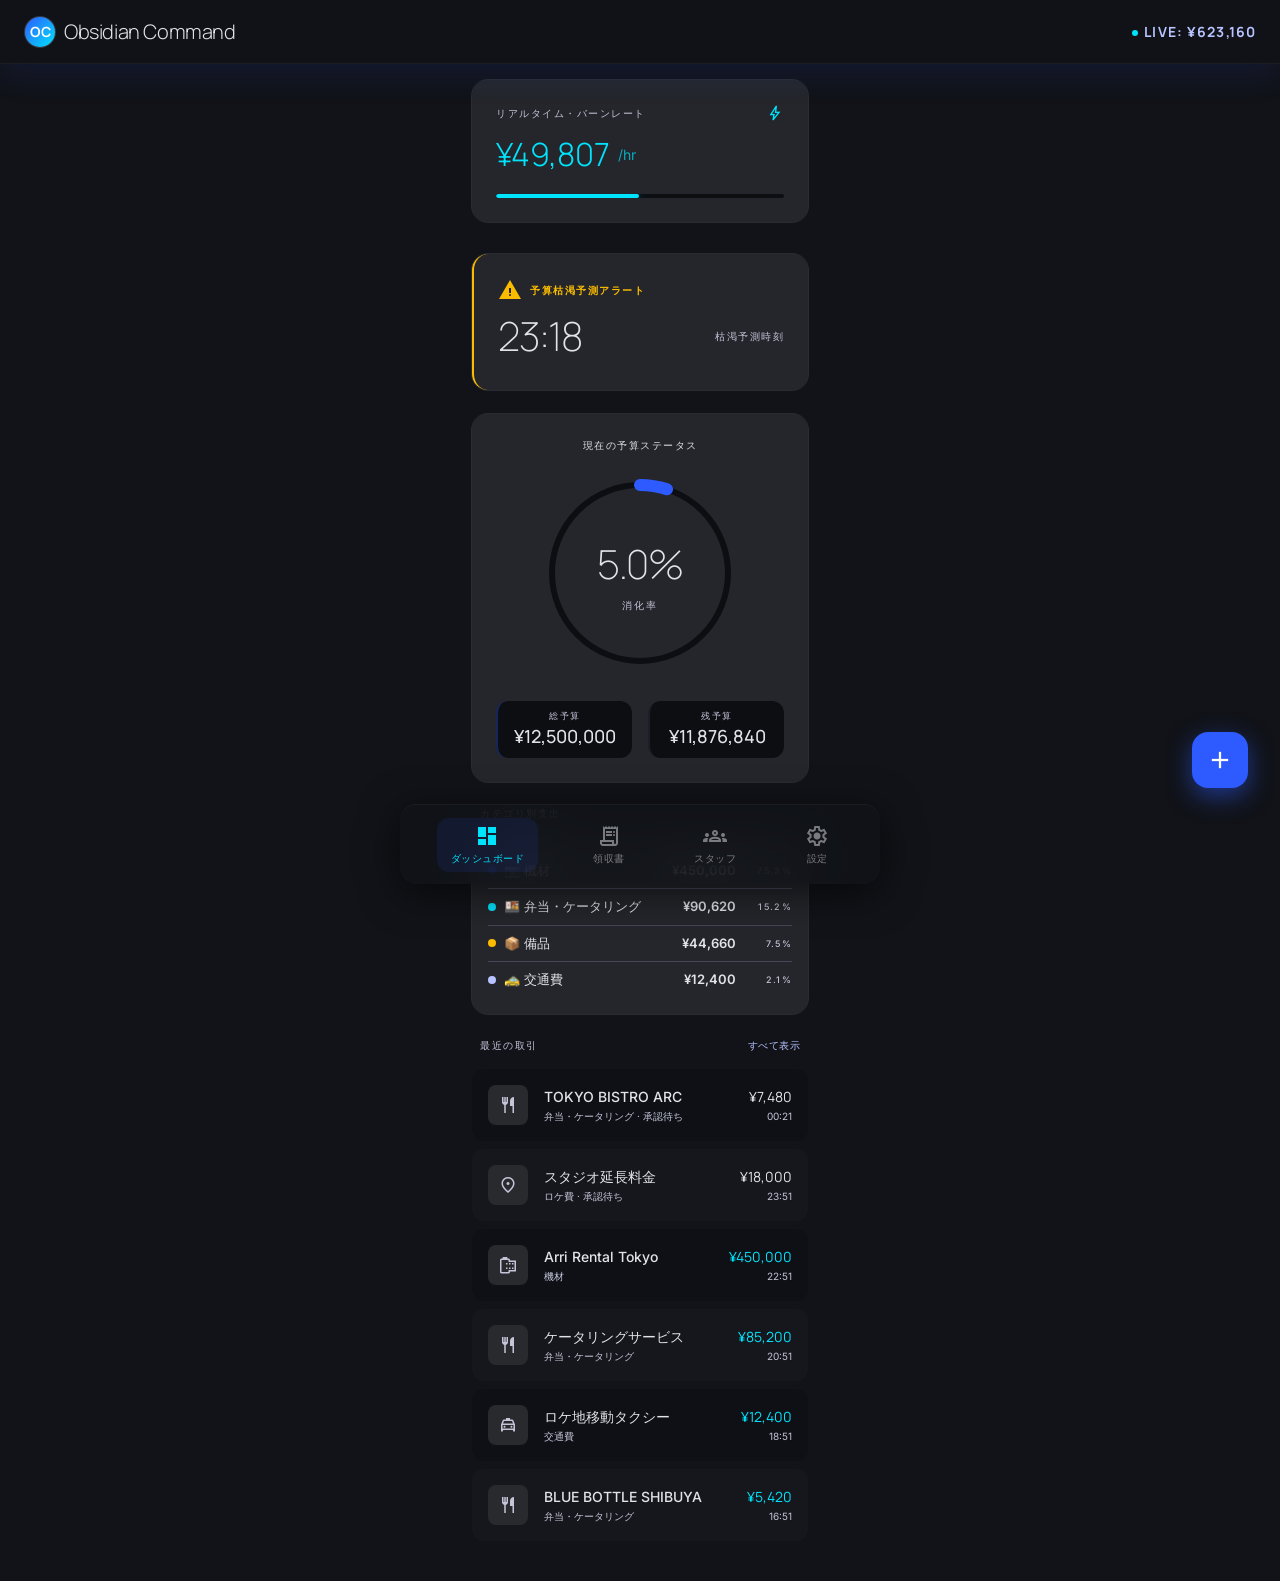
<file: index.html>
<!DOCTYPE html>
<html lang="ja">
<head>
  <meta charset="utf-8">
  <meta name="viewport" content="width=device-width, initial-scale=1.0, viewport-fit=cover">
  <title>Obsidian Command | バーンレート・トラッカー</title>
  <meta name="description" content="映像制作PM向けリアルタイム・バーンレート・トラッカー。撮影現場の小口現金・領収書をリアルタイム管理。">
  <meta name="theme-color" content="#111318">
  <meta name="apple-mobile-web-app-capable" content="yes">
  <meta name="apple-mobile-web-app-status-bar-style" content="black-translucent">

  <!-- Fonts -->
  <link rel="preconnect" href="https://fonts.googleapis.com">
  <link rel="preconnect" href="https://fonts.gstatic.com" crossorigin>
  <link href="https://fonts.googleapis.com/css2?family=Manrope:wght@200;300;400;500;600;700;800&family=Inter:wght@300;400;500;600;700&display=swap" rel="stylesheet">
  <link href="https://fonts.googleapis.com/css2?family=Material+Symbols+Outlined:opsz,wght,FILL,GRAD@20..48,100..700,0..1,-50..200&display=swap" rel="stylesheet">

  <link rel="stylesheet" href="style.css">
  <link rel="manifest" href="manifest.json">
  <link rel="apple-touch-icon" href="icon.svg">
</head>
<body>
  <div class="app-shell">

    <!-- ===== Header ===== -->
    <header class="app-header" id="app-header">
      <div class="app-header__brand">
        <div class="app-header__avatar">
          <div style="width:100%;height:100%;background:linear-gradient(135deg,#2e5bff,#00e3fd);display:flex;align-items:center;justify-content:center;font-family:var(--font-headline);font-weight:700;font-size:14px;color:white;">OC</div>
        </div>
        <h1 class="app-header__title">Obsidian Command</h1>
      </div>
      <div class="app-header__live" id="header-live-total">
        LIVE: ¥0
      </div>
    </header>

    <!-- ===== Main Content ===== -->
    <main class="app-main" id="app-main">

      <!-- Dashboard Screen -->
      <section class="screen active" id="screen-dashboard"></section>

      <!-- Receipts Screen -->
      <section class="screen" id="screen-receipts"></section>

      <!-- Staff Screen -->
      <section class="screen" id="screen-staff"></section>

      <!-- Settings Screen -->
      <section class="screen" id="screen-settings"></section>

    </main>

    <!-- ===== FAB (Quick Add) ===== -->
    <button class="fab" id="fab-quick-add" aria-label="クイック追加">
      <span class="material-symbols-outlined">add</span>
    </button>

    <!-- ===== Quick Add Modal ===== -->
    <div class="modal-overlay" id="modal-quick-add">
      <div class="modal-content">
        <div class="modal-handle"></div>
        <div class="modal-header">
          <h2 class="text-headline">クイック支出入力</h2>
          <button class="btn--icon" id="modal-quick-close">
            <span class="material-symbols-outlined">close</span>
          </button>
        </div>
        <div class="space-y">
          <div class="form-group">
            <label class="form-label">
              <span class="material-symbols-outlined" style="font-size:14px;">payments</span>
              金額 (¥)
            </label>
            <input type="number" class="form-input form-input--lg" id="quick-amount" placeholder="0" inputmode="numeric">
          </div>
          <div class="form-group">
            <label class="form-label">店名・内容</label>
            <input type="text" class="form-input" id="quick-merchant" placeholder="例: カフェ、タクシー代">
          </div>
          <div class="form-group">
            <label class="form-label">カテゴリ</label>
            <div class="flex gap-sm" style="flex-wrap:wrap;" id="quick-categories">
              <button class="chip chip--success quick-cat active" data-cat="food">🍱 弁当・ケータリング</button>
              <button class="chip quick-cat" data-cat="transport">🚕 交通費</button>
              <button class="chip quick-cat" data-cat="equipment">📷 機材</button>
              <button class="chip quick-cat" data-cat="supplies">📦 備品</button>
              <button class="chip quick-cat" data-cat="venue">🏢 ロケ費</button>
              <button class="chip quick-cat" data-cat="other">📝 その他</button>
            </div>
          </div>
          <div class="form-group">
            <label class="form-label">スタッフ</label>
            <select class="form-input" id="quick-staff" style="font-size:0.875rem;">
              <option value="">-- PM直接 --</option>
            </select>
          </div>
          <button class="btn btn--primary mt-md" id="quick-submit">
            <span class="material-symbols-outlined" style="font-size:18px;">check_circle</span>
            記録する
          </button>
        </div>
      </div>
    </div>

    <!-- ===== Toast ===== -->
    <div class="toast" id="toast">
      <div class="flex items-center gap-sm">
        <span class="material-symbols-outlined color-secondary" id="toast-icon">check_circle</span>
        <span class="text-body" id="toast-message">保存しました</span>
      </div>
    </div>

    <!-- ===== Bottom Navigation ===== -->
    <nav class="nav-bottom" id="nav-bottom">
      <button class="nav-bottom__item active" data-screen="dashboard" id="nav-dashboard">
        <span class="material-symbols-outlined">dashboard</span>
        <span class="nav-bottom__label">ダッシュボード</span>
      </button>
      <button class="nav-bottom__item" data-screen="receipts" id="nav-receipts">
        <span class="material-symbols-outlined">receipt_long</span>
        <span class="nav-bottom__label">領収書</span>
      </button>
      <button class="nav-bottom__item" data-screen="staff" id="nav-staff">
        <span class="material-symbols-outlined">groups</span>
        <span class="nav-bottom__label">スタッフ</span>
      </button>
      <button class="nav-bottom__item" data-screen="settings" id="nav-settings">
        <span class="material-symbols-outlined">settings</span>
        <span class="nav-bottom__label">設定</span>
      </button>
    </nav>

  </div>

  <!-- Scripts -->
  <script src="store.js"></script>
  <script src="screens/dashboard.js"></script>
  <script src="screens/receipts.js"></script>
  <script src="screens/staff.js"></script>
  <script src="screens/settings.js"></script>
  <script src="app.js"></script>
  <script>
    if ('serviceWorker' in navigator) {
      window.addEventListener('load', () => {
        navigator.serviceWorker.register('./sw.js')
          .then(reg => console.log('SW registered'))
          .catch(err => console.log('SW error', err));
      });
    }
  </script>
</body>
</html>
</file>
<file: style.css>
/* ============================================================
   Obsidian Command - デザインシステム
   リアルタイム・バーンレート・トラッカー
   ============================================================ */

/* --- Google Fonts は index.html で読み込み --- */

/* ============================================================
   CSS Custom Properties (Design Tokens)
   ============================================================ */
:root {
  /* Surface hierarchy */
  --surface: #111318;
  --surface-dim: #111318;
  --surface-bright: #37393e;
  --surface-container-lowest: #0c0e12;
  --surface-container-low: #1a1c20;
  --surface-container: #1e2024;
  --surface-container-high: #282a2e;
  --surface-container-highest: #333539;
  --surface-variant: #333539;

  /* Primary */
  --primary: #b8c3ff;
  --primary-container: #2e5bff;
  --primary-fixed: #dde1ff;
  --primary-fixed-dim: #b8c3ff;
  --on-primary: #002388;
  --on-primary-container: #efefff;
  --on-primary-fixed: #001356;
  --on-primary-fixed-variant: #0035be;
  --inverse-primary: #124af0;

  /* Secondary (Cyan) */
  --secondary: #bdf4ff;
  --secondary-container: #00e3fd;
  --secondary-fixed: #9cf0ff;
  --secondary-fixed-dim: #00daf3;
  --on-secondary: #00363d;
  --on-secondary-container: #00616d;
  --on-secondary-fixed: #001f24;
  --on-secondary-fixed-variant: #004f58;

  /* Tertiary (Gold/Warning) */
  --tertiary: #fbbc00;
  --tertiary-container: #8c6700;
  --tertiary-fixed: #ffdfa0;
  --tertiary-fixed-dim: #fbbc00;
  --on-tertiary: #402d00;
  --on-tertiary-container: #ffeed3;
  --on-tertiary-fixed: #261a00;
  --on-tertiary-fixed-variant: #5c4300;

  /* Error */
  --error: #ffb4ab;
  --error-container: #93000a;
  --on-error: #690005;
  --on-error-container: #ffdad6;

  /* Neutral */
  --on-surface: #e2e2e8;
  --on-surface-variant: #c4c5d9;
  --on-background: #e2e2e8;
  --background: #111318;
  --outline: #8e90a2;
  --outline-variant: #434656;
  --inverse-surface: #e2e2e8;
  --inverse-on-surface: #2f3035;
  --surface-tint: #b8c3ff;

  /* Typography */
  --font-headline: 'Manrope', system-ui, sans-serif;
  --font-body: 'Inter', system-ui, sans-serif;
  --font-label: 'Inter', system-ui, sans-serif;

  /* Spacing */
  --space-xs: 4px;
  --space-sm: 8px;
  --space-md: 16px;
  --space-lg: 24px;
  --space-xl: 32px;
  --space-2xl: 48px;

  /* Radius */
  --radius-sm: 4px;
  --radius-md: 8px;
  --radius-lg: 12px;
  --radius-xl: 16px;
  --radius-full: 9999px;

  /* Transitions */
  --transition-fast: 150ms cubic-bezier(0.4, 0, 0.2, 1);
  --transition-normal: 250ms cubic-bezier(0.4, 0, 0.2, 1);
  --transition-slow: 400ms cubic-bezier(0.4, 0, 0.2, 1);

  /* Shadows */
  --shadow-glow-primary: 0 0 20px rgba(46, 91, 255, 0.3);
  --shadow-glow-secondary: 0 0 12px rgba(0, 227, 253, 0.4);
  --shadow-glow-tertiary: 0 0 12px rgba(251, 188, 0, 0.3);
  --shadow-nav: 0 -8px 24px rgba(0, 0, 0, 0.5);
  --shadow-header: 0 12px 32px rgba(46, 91, 255, 0.1);

  /* Z-index */
  --z-nav: 50;
  --z-header: 50;
  --z-modal: 100;
  --z-toast: 200;
}

/* ============================================================
   Reset & Base
   ============================================================ */
*, *::before, *::after {
  box-sizing: border-box;
  margin: 0;
  padding: 0;
}

html {
  font-size: 16px;
  -webkit-text-size-adjust: 100%;
  -webkit-font-smoothing: antialiased;
  -moz-osx-font-smoothing: grayscale;
}

body {
  font-family: var(--font-body);
  background: var(--background);
  color: var(--on-surface);
  min-height: 100dvh;
  overflow-x: hidden;
  line-height: 1.5;
}

::selection {
  background: rgba(46, 91, 255, 0.3);
  color: var(--on-primary-container);
}

img {
  max-width: 100%;
  display: block;
}

button {
  font-family: inherit;
  border: none;
  background: none;
  cursor: pointer;
  color: inherit;
}

input, select, textarea {
  font-family: inherit;
  color: inherit;
  background: none;
  border: none;
  outline: none;
}

/* ============================================================
   Typography
   ============================================================ */
.font-headline { font-family: var(--font-headline); }
.font-body { font-family: var(--font-body); }
.font-label { font-family: var(--font-label); }

.text-display {
  font-family: var(--font-headline);
  font-size: 2.5rem;
  font-weight: 200;
  letter-spacing: -0.02em;
  line-height: 1.1;
}

.text-headline-lg {
  font-family: var(--font-headline);
  font-size: 1.75rem;
  font-weight: 300;
  letter-spacing: -0.01em;
}

.text-headline {
  font-family: var(--font-headline);
  font-size: 1.25rem;
  font-weight: 300;
  letter-spacing: -0.01em;
}

.text-title {
  font-family: var(--font-headline);
  font-size: 1rem;
  font-weight: 500;
}

.text-body {
  font-family: var(--font-body);
  font-size: 0.875rem;
  font-weight: 400;
}

.text-body-sm {
  font-family: var(--font-body);
  font-size: 0.8125rem;
  font-weight: 400;
}

.text-label {
  font-family: var(--font-label);
  font-size: 0.625rem;
  font-weight: 500;
  text-transform: uppercase;
  letter-spacing: 0.15em;
}

.text-label-sm {
  font-family: var(--font-label);
  font-size: 0.5625rem;
  font-weight: 500;
  text-transform: uppercase;
  letter-spacing: 0.15em;
}

/* ============================================================
   Layout
   ============================================================ */
.app-shell {
  display: flex;
  flex-direction: column;
  min-height: 100dvh;
}

.app-header {
  position: fixed;
  top: 0;
  left: 0;
  right: 0;
  z-index: var(--z-header);
  height: 64px;
  display: flex;
  align-items: center;
  justify-content: space-between;
  padding: 0 var(--space-lg);
  background: rgba(17, 19, 24, 0.6);
  backdrop-filter: blur(20px);
  -webkit-backdrop-filter: blur(20px);
  border-bottom: 0.5px solid rgba(68, 71, 78, 0.2);
  box-shadow: var(--shadow-header);
}

.app-header__brand {
  display: flex;
  align-items: center;
  gap: var(--space-sm);
}

.app-header__avatar {
  width: 32px;
  height: 32px;
  border-radius: var(--radius-full);
  overflow: hidden;
  background: var(--surface-container-highest);
  border: 1px solid rgba(67, 70, 86, 0.3);
}

.app-header__avatar img {
  width: 100%;
  height: 100%;
  object-fit: cover;
}

.app-header__title {
  font-family: var(--font-headline);
  font-weight: 300;
  font-size: 1.25rem;
  letter-spacing: -0.02em;
  color: var(--on-surface);
}

.app-header__live {
  font-family: var(--font-headline);
  font-size: 0.875rem;
  font-weight: 700;
  letter-spacing: 0.08em;
  text-transform: uppercase;
  color: var(--primary);
}

.app-header__live::before {
  content: '';
  display: inline-block;
  width: 6px;
  height: 6px;
  border-radius: 50%;
  background: var(--secondary-container);
  margin-right: 6px;
  animation: pulse-dot 2s ease-in-out infinite;
  vertical-align: middle;
}

@keyframes pulse-dot {
  0%, 100% { opacity: 1; box-shadow: 0 0 4px var(--secondary-container); }
  50% { opacity: 0.4; box-shadow: none; }
}

.app-main {
  flex: 1;
  padding: 80px var(--space-md) 100px;
}

.screen {
  display: none;
  animation: fadeIn 0.3s ease;
}

.screen.active {
  display: block;
}

@keyframes fadeIn {
  from { opacity: 0; transform: translateY(8px); }
  to { opacity: 1; transform: translateY(0); }
}

/* ============================================================
   Bottom Navigation
   ============================================================ */
.nav-bottom {
  position: fixed;
  bottom: 0;
  left: 0;
  right: 0;
  z-index: var(--z-nav);
  height: 80px;
  display: flex;
  align-items: center;
  justify-content: space-around;
  padding: 0 var(--space-md);
  padding-bottom: env(safe-area-inset-bottom, 0);
  background: rgba(17, 19, 24, 0.8);
  backdrop-filter: blur(24px);
  -webkit-backdrop-filter: blur(24px);
  border-top: 0.5px solid rgba(68, 71, 78, 0.2);
  box-shadow: var(--shadow-nav);
  border-radius: var(--radius-xl) var(--radius-xl) 0 0;
}

.nav-bottom__item {
  display: flex;
  flex-direction: column;
  align-items: center;
  justify-content: center;
  gap: 4px;
  padding: 6px 14px;
  border-radius: var(--radius-lg);
  color: rgba(226, 226, 232, 0.5);
  transition: all var(--transition-fast);
  -webkit-tap-highlight-color: transparent;
}

.nav-bottom__item:active {
  transform: scale(0.9);
}

.nav-bottom__item.active {
  color: var(--secondary-container);
  background: rgba(46, 91, 255, 0.1);
}

.nav-bottom__item .material-symbols-outlined {
  font-size: 24px;
}

.nav-bottom__item.active .material-symbols-outlined {
  font-variation-settings: 'FILL' 1;
}

.nav-bottom__label {
  font-family: var(--font-label);
  font-size: 10px;
  font-weight: 500;
  letter-spacing: 0.05em;
  text-transform: uppercase;
}

/* ============================================================
   Glass Panel (Card Component)
   ============================================================ */
.glass-panel {
  background: rgba(51, 53, 57, 0.6);
  backdrop-filter: blur(12px);
  -webkit-backdrop-filter: blur(12px);
  outline: 0.5px solid rgba(142, 144, 162, 0.2);
  border-radius: var(--radius-xl);
  padding: var(--space-lg);
}

.glass-panel--compact {
  padding: var(--space-md);
}

.glass-panel--flush {
  padding: var(--space-md) var(--space-lg);
}

/* ============================================================
   Stat Card
   ============================================================ */
.stat-card {
  display: flex;
  flex-direction: column;
  gap: var(--space-xs);
}

.stat-card__label {
  font-family: var(--font-label);
  font-size: 10px;
  font-weight: 500;
  text-transform: uppercase;
  letter-spacing: 0.15em;
  color: var(--on-surface-variant);
}

.stat-card__value {
  font-family: var(--font-headline);
  font-size: 1.875rem;
  font-weight: 300;
  letter-spacing: -0.02em;
}

.stat-card__value--secondary {
  color: var(--secondary-container);
}

.stat-card__value--tertiary {
  color: var(--tertiary);
}

.stat-card__sub {
  font-family: var(--font-label);
  font-size: 0.875rem;
  color: rgba(0, 227, 253, 0.7);
}

/* ============================================================
   Progress Bar
   ============================================================ */
.progress-bar {
  height: 4px;
  width: 100%;
  background: var(--surface-container-lowest);
  border-radius: var(--radius-full);
  overflow: hidden;
}

.progress-bar__fill {
  height: 100%;
  border-radius: var(--radius-full);
  transition: width var(--transition-slow);
  position: relative;
}

.progress-bar__fill--primary {
  background: var(--primary-container);
  box-shadow: 0 0 8px rgba(46, 91, 255, 0.5);
}

.progress-bar__fill--secondary {
  background: var(--secondary-container);
  box-shadow: var(--shadow-glow-secondary);
}

.progress-bar__fill--tertiary {
  background: var(--tertiary);
  box-shadow: var(--shadow-glow-tertiary);
}

.progress-bar__fill--error {
  background: var(--error);
  box-shadow: 0 0 8px rgba(255, 180, 171, 0.4);
}

/* ============================================================
   Buttons
   ============================================================ */
.btn {
  display: flex;
  align-items: center;
  justify-content: center;
  gap: var(--space-sm);
  padding: 14px var(--space-lg);
  border-radius: var(--radius-lg);
  font-family: var(--font-headline);
  font-weight: 700;
  font-size: 0.875rem;
  letter-spacing: 0.03em;
  transition: all var(--transition-fast);
  -webkit-tap-highlight-color: transparent;
  width: 100%;
}

.btn:active {
  transform: scale(0.95);
}

.btn--primary {
  background: linear-gradient(135deg, var(--primary), var(--primary-container));
  color: var(--on-primary);
  box-shadow: 0 4px 20px rgba(46, 91, 255, 0.4);
}

.btn--primary:hover {
  box-shadow: 0 6px 28px rgba(46, 91, 255, 0.5);
}

.btn--outline {
  border: 0.5px solid var(--outline-variant);
  color: var(--on-surface-variant);
  font-weight: 500;
}

.btn--outline:hover {
  background: rgba(46, 91, 255, 0.1);
}

.btn--secondary {
  background: var(--secondary-container);
  color: var(--on-secondary);
  box-shadow: 0 4px 16px rgba(0, 227, 253, 0.3);
}

.btn--sm {
  padding: 8px 16px;
  font-size: 0.75rem;
}

.btn--icon {
  width: 40px;
  height: 40px;
  padding: 0;
  border-radius: var(--radius-md);
}

/* ============================================================
   Transaction Row
   ============================================================ */
.tx-row {
  display: flex;
  align-items: center;
  justify-content: space-between;
  padding: var(--space-md);
  border-radius: var(--radius-lg);
  transition: all var(--transition-fast);
  -webkit-tap-highlight-color: transparent;
}

.tx-row:nth-child(odd) {
  background: rgba(12, 14, 18, 0.5);
}

.tx-row:nth-child(even) {
  background: rgba(26, 28, 32, 0.5);
}

.tx-row:active {
  transform: scale(0.98);
}

.tx-row__left {
  display: flex;
  align-items: center;
  gap: var(--space-md);
}

.tx-row__icon {
  width: 40px;
  height: 40px;
  border-radius: var(--radius-md);
  background: var(--surface-container-high);
  display: flex;
  align-items: center;
  justify-content: center;
}

.tx-row__icon .material-symbols-outlined {
  font-size: 20px;
  color: var(--on-surface-variant);
}

.tx-row__info {
  display: flex;
  flex-direction: column;
  gap: 2px;
}

.tx-row__name {
  font-family: var(--font-body);
  font-size: 0.875rem;
  font-weight: 500;
  color: var(--on-surface);
}

.tx-row__category {
  font-family: var(--font-label);
  font-size: 10px;
  color: var(--on-surface-variant);
}

.tx-row__right {
  text-align: right;
  display: flex;
  flex-direction: column;
  gap: 2px;
}

.tx-row__amount {
  font-family: var(--font-headline);
  font-size: 0.875rem;
}

.tx-row__amount--highlight {
  color: var(--secondary-container);
}

.tx-row__time {
  font-family: var(--font-label);
  font-size: 10px;
  color: var(--on-surface-variant);
}

/* ============================================================
   Staff Card
   ============================================================ */
.staff-card {
  background: var(--surface-container);
  border-radius: var(--radius-xl);
  padding: var(--space-md) var(--space-lg);
  transition: all var(--transition-fast);
  border-left: 3px solid var(--primary-container);
}

.staff-card:active {
  transform: scale(0.98);
}

.staff-card__header {
  display: flex;
  align-items: center;
  justify-content: space-between;
  margin-bottom: var(--space-sm);
}

.staff-card__profile {
  display: flex;
  align-items: center;
  gap: var(--space-sm);
}

.staff-card__avatar {
  width: 36px;
  height: 36px;
  border-radius: var(--radius-full);
  background: var(--surface-container-high);
  display: flex;
  align-items: center;
  justify-content: center;
  color: var(--primary);
  font-family: var(--font-headline);
  font-weight: 600;
  font-size: 0.875rem;
}

.staff-card__name {
  font-family: var(--font-body);
  font-size: 0.9375rem;
  font-weight: 600;
  color: var(--on-surface);
}

.staff-card__role {
  font-family: var(--font-label);
  font-size: 10px;
  text-transform: uppercase;
  letter-spacing: 0.1em;
  color: var(--on-surface-variant);
}

.staff-card__balance {
  text-align: right;
}

.staff-card__balance-label {
  font-family: var(--font-label);
  font-size: 9px;
  text-transform: uppercase;
  letter-spacing: 0.15em;
  color: var(--on-surface-variant);
}

.staff-card__balance-value {
  font-family: var(--font-headline);
  font-size: 1.125rem;
  font-weight: 500;
  color: var(--on-surface);
}

.staff-card__footer {
  display: flex;
  align-items: center;
  justify-content: space-between;
  margin-top: var(--space-sm);
}

.staff-card__utilization-label {
  font-family: var(--font-label);
  font-size: 10px;
  text-transform: uppercase;
  letter-spacing: 0.1em;
  color: var(--on-surface-variant);
}

/* ============================================================
   Form Controls
   ============================================================ */
.form-group {
  display: flex;
  flex-direction: column;
  gap: var(--space-sm);
}

.form-label {
  font-family: var(--font-label);
  font-size: 10px;
  font-weight: 600;
  text-transform: uppercase;
  letter-spacing: 0.1em;
  color: var(--on-surface-variant);
  display: flex;
  align-items: center;
  gap: var(--space-xs);
}

.form-input {
  width: 100%;
  padding: 14px var(--space-md);
  background: var(--surface-container-lowest);
  border: 1px solid var(--outline-variant);
  border-radius: var(--radius-md);
  color: var(--on-surface);
  font-family: var(--font-headline);
  font-size: 1.125rem;
  font-weight: 500;
  transition: border-color var(--transition-fast);
}

.form-input:focus {
  border-color: var(--primary-container);
  box-shadow: 0 0 0 2px rgba(46, 91, 255, 0.15);
}

.form-input--lg {
  font-size: 1.5rem;
  font-weight: 300;
  padding: 16px var(--space-lg);
}

/* Range Slider */
.range-slider {
  -webkit-appearance: none;
  appearance: none;
  width: 100%;
  height: 4px;
  background: var(--surface-container-highest);
  border-radius: var(--radius-full);
  outline: none;
}

.range-slider::-webkit-slider-thumb {
  -webkit-appearance: none;
  appearance: none;
  width: 20px;
  height: 20px;
  border-radius: 50%;
  background: var(--primary-container);
  cursor: pointer;
  box-shadow: var(--shadow-glow-primary);
  transition: transform var(--transition-fast);
}

.range-slider::-webkit-slider-thumb:active {
  transform: scale(1.2);
}

/* Toggle */
.toggle {
  position: relative;
  width: 48px;
  height: 28px;
  background: var(--surface-container-highest);
  border-radius: var(--radius-full);
  cursor: pointer;
  transition: background var(--transition-fast);
}

.toggle.active {
  background: var(--primary-container);
}

.toggle::after {
  content: '';
  position: absolute;
  width: 22px;
  height: 22px;
  border-radius: 50%;
  background: var(--on-surface);
  top: 3px;
  left: 3px;
  transition: transform var(--transition-fast);
}

.toggle.active::after {
  transform: translateX(20px);
}

/* ============================================================
   Section Headers
   ============================================================ */
.section-header {
  display: flex;
  align-items: center;
  justify-content: space-between;
  padding: 0 var(--space-sm);
  margin-bottom: var(--space-md);
}

.section-header__title {
  font-family: var(--font-label);
  font-size: 10px;
  font-weight: 500;
  text-transform: uppercase;
  letter-spacing: 0.15em;
  color: var(--on-surface-variant);
}

.section-header__link {
  font-family: var(--font-label);
  font-size: 10px;
  color: var(--primary);
  cursor: pointer;
  text-transform: uppercase;
  letter-spacing: 0.05em;
}

.section-header__link:hover {
  text-decoration: underline;
}

/* ============================================================
   Alert/Warning Card
   ============================================================ */
.alert-card {
  border-left: 2px solid var(--tertiary);
}

.alert-card__header {
  display: flex;
  align-items: center;
  gap: var(--space-sm);
  margin-bottom: var(--space-xs);
}

.alert-card__icon {
  color: var(--tertiary);
}

.alert-card__label {
  font-family: var(--font-label);
  font-size: 10px;
  font-weight: 700;
  text-transform: uppercase;
  letter-spacing: 0.15em;
  color: var(--tertiary-fixed-dim);
}

/* ============================================================
   Ring Chart Container
   ============================================================ */
.ring-chart {
  position: relative;
  display: flex;
  align-items: center;
  justify-content: center;
}

.ring-chart__svg {
  transform: rotate(-90deg);
}

.ring-chart__center {
  position: absolute;
  display: flex;
  flex-direction: column;
  align-items: center;
  justify-content: center;
}

.ring-chart__value {
  font-family: var(--font-headline);
  font-size: 2.5rem;
  font-weight: 200;
  letter-spacing: -0.03em;
  color: var(--on-surface);
}

.ring-chart__label {
  font-family: var(--font-label);
  font-size: 10px;
  text-transform: uppercase;
  letter-spacing: 0.2em;
  color: var(--on-surface-variant);
  margin-top: 4px;
}

/* ============================================================
   Bento Grid (OCR Data)
   ============================================================ */
.bento-grid {
  display: grid;
  grid-template-columns: 1fr 1fr;
  gap: var(--space-sm);
}

.bento-grid__item {
  min-height: 100px;
  display: flex;
  flex-direction: column;
  justify-content: space-between;
}

.bento-grid__item--full {
  grid-column: 1 / -1;
  min-height: 80px;
}

/* ============================================================
   Scanner Preview
   ============================================================ */
.scanner-preview {
  aspect-ratio: 3/4;
  border-radius: var(--radius-xl);
  overflow: hidden;
  position: relative;
  display: flex;
  align-items: center;
  justify-content: center;
  padding: var(--space-sm);
}

.scanner-preview__image {
  width: 100%;
  height: 100%;
  object-fit: cover;
  border-radius: var(--radius-lg);
  opacity: 0.8;
  filter: grayscale(30%);
}

.scanner-preview__corner {
  position: absolute;
  width: 32px;
  height: 32px;
  border-color: var(--secondary-container);
  opacity: 0.5;
}

.scanner-preview__corner--tl { top: 16px; left: 16px; border-top: 2px solid; border-left: 2px solid; }
.scanner-preview__corner--tr { top: 16px; right: 16px; border-top: 2px solid; border-right: 2px solid; }
.scanner-preview__corner--bl { bottom: 16px; left: 16px; border-bottom: 2px solid; border-left: 2px solid; }
.scanner-preview__corner--br { bottom: 16px; right: 16px; border-bottom: 2px solid; border-right: 2px solid; }

/* ============================================================
   Chip / Badge
   ============================================================ */
.chip {
  display: inline-flex;
  align-items: center;
  gap: 4px;
  padding: 4px 10px;
  border-radius: var(--radius-full);
  font-family: var(--font-label);
  font-size: 10px;
  font-weight: 600;
  text-transform: uppercase;
  letter-spacing: 0.05em;
}

.chip--success {
  background: rgba(0, 227, 253, 0.15);
  color: var(--secondary-container);
}

.chip--warning {
  background: rgba(251, 188, 0, 0.15);
  color: var(--tertiary);
}

.chip--error {
  background: rgba(255, 180, 171, 0.15);
  color: var(--error);
}

/* ============================================================
   Utility Classes
   ============================================================ */
.flex { display: flex; }
.flex-col { flex-direction: column; }
.items-center { align-items: center; }
.justify-between { justify-content: space-between; }
.justify-center { justify-content: center; }
.gap-xs { gap: var(--space-xs); }
.gap-sm { gap: var(--space-sm); }
.gap-md { gap: var(--space-md); }
.gap-lg { gap: var(--space-lg); }
.text-right { text-align: right; }
.text-center { text-align: center; }
.w-full { width: 100%; }
.mt-sm { margin-top: var(--space-sm); }
.mt-md { margin-top: var(--space-md); }
.mt-lg { margin-top: var(--space-lg); }
.mb-sm { margin-bottom: var(--space-sm); }
.mb-md { margin-bottom: var(--space-md); }
.mb-lg { margin-bottom: var(--space-lg); }
.space-y > * + * { margin-top: var(--space-md); }
.space-y-sm > * + * { margin-top: var(--space-sm); }
.space-y-lg > * + * { margin-top: var(--space-lg); }

.color-primary { color: var(--primary); }
.color-secondary { color: var(--secondary-container); }
.color-tertiary { color: var(--tertiary); }
.color-error { color: var(--error); }
.color-muted { color: var(--on-surface-variant); }

/* ============================================================
   FAB (Quick Add)
   ============================================================ */
.fab {
  position: fixed;
  bottom: 96px;
  right: var(--space-md);
  width: 56px;
  height: 56px;
  border-radius: var(--radius-xl);
  background: var(--primary-container);
  color: white;
  display: flex;
  align-items: center;
  justify-content: center;
  box-shadow: 0 8px 24px rgba(46, 91, 255, 0.5);
  z-index: 40;
  transition: all var(--transition-fast);
  -webkit-tap-highlight-color: transparent;
}

.fab:active {
  transform: scale(0.9);
}

.fab .material-symbols-outlined {
  font-size: 28px;
}

/* ============================================================
   Modal / Overlay
   ============================================================ */
.modal-overlay {
  position: fixed;
  inset: 0;
  background: rgba(0, 0, 0, 0.6);
  backdrop-filter: blur(4px);
  -webkit-backdrop-filter: blur(4px);
  z-index: var(--z-modal);
  display: flex;
  align-items: flex-end;
  justify-content: center;
  opacity: 0;
  pointer-events: none;
  transition: opacity var(--transition-normal);
}

.modal-overlay.active {
  opacity: 1;
  pointer-events: auto;
}

.modal-content {
  width: 100%;
  max-width: 480px;
  max-height: 85vh;
  overflow-y: auto;
  background: var(--surface-container);
  border-radius: var(--radius-xl) var(--radius-xl) 0 0;
  padding: var(--space-lg);
  transform: translateY(100%);
  transition: transform var(--transition-normal);
}

.modal-overlay.active .modal-content {
  transform: translateY(0);
}

.modal-header {
  display: flex;
  align-items: center;
  justify-content: space-between;
  margin-bottom: var(--space-lg);
}

.modal-handle {
  width: 40px;
  height: 4px;
  border-radius: var(--radius-full);
  background: var(--outline-variant);
  margin: 0 auto var(--space-md);
}

/* ============================================================
   Toast Notification
   ============================================================ */
.toast {
  position: fixed;
  top: 80px;
  right: var(--space-md);
  left: var(--space-md);
  padding: var(--space-md) var(--space-lg);
  border-radius: var(--radius-lg);
  background: var(--surface-container-high);
  border-left: 3px solid var(--secondary-container);
  box-shadow: 0 8px 32px rgba(0, 0, 0, 0.4);
  z-index: var(--z-toast);
  transform: translateY(-120%);
  opacity: 0;
  transition: all var(--transition-normal);
}

.toast.show {
  transform: translateY(0);
  opacity: 1;
}

.toast--warning {
  border-left-color: var(--tertiary);
}

.toast--error {
  border-left-color: var(--error);
}

/* ============================================================
   Desktop / Responsive
   ============================================================ */
@media (min-width: 768px) {
  .app-main {
    max-width: 1200px;
    margin: 0 auto;
    padding: 80px var(--space-xl) 40px;
  }

  .nav-bottom {
    max-width: 480px;
    left: 50%;
    transform: translateX(-50%);
    border-radius: var(--radius-xl);
    bottom: var(--space-md);
    box-shadow: 0 8px 40px rgba(0, 0, 0, 0.6);
  }

  .bento-grid {
    gap: var(--space-md);
  }

  .modal-content {
    border-radius: var(--radius-xl);
    margin-bottom: var(--space-lg);
  }

  .fab {
    bottom: 112px;
    right: var(--space-xl);
  }
}

@media (min-width: 1024px) {
  .desktop-grid {
    display: grid;
    grid-template-columns: 1fr 1fr;
    gap: var(--space-lg);
  }

  .desktop-grid--3 {
    grid-template-columns: 1fr 1fr 1fr;
  }

  .desktop-wide {
    grid-column: 1 / -1;
  }
}

/* ============================================================
   Animations
   ============================================================ */
@keyframes shimmer {
  0% { background-position: -200% 0; }
  100% { background-position: 200% 0; }
}

@keyframes slideUp {
  from { opacity: 0; transform: translateY(20px); }
  to { opacity: 1; transform: translateY(0); }
}

@keyframes countUp {
  from { opacity: 0; transform: scale(0.8); }
  to { opacity: 1; transform: scale(1); }
}

.animate-slide-up {
  animation: slideUp 0.5s ease forwards;
}

.animate-count {
  animation: countUp 0.4s cubic-bezier(0.34, 1.56, 0.64, 1) forwards;
}

/* Stagger animations */
.stagger > *:nth-child(1) { animation-delay: 0.05s; }
.stagger > *:nth-child(2) { animation-delay: 0.1s; }
.stagger > *:nth-child(3) { animation-delay: 0.15s; }
.stagger > *:nth-child(4) { animation-delay: 0.2s; }
.stagger > *:nth-child(5) { animation-delay: 0.25s; }
.stagger > *:nth-child(6) { animation-delay: 0.3s; }

/* Scrollbar */
::-webkit-scrollbar { width: 4px; }
::-webkit-scrollbar-track { background: transparent; }
::-webkit-scrollbar-thumb { background: var(--outline-variant); border-radius: var(--radius-full); }
</file>
